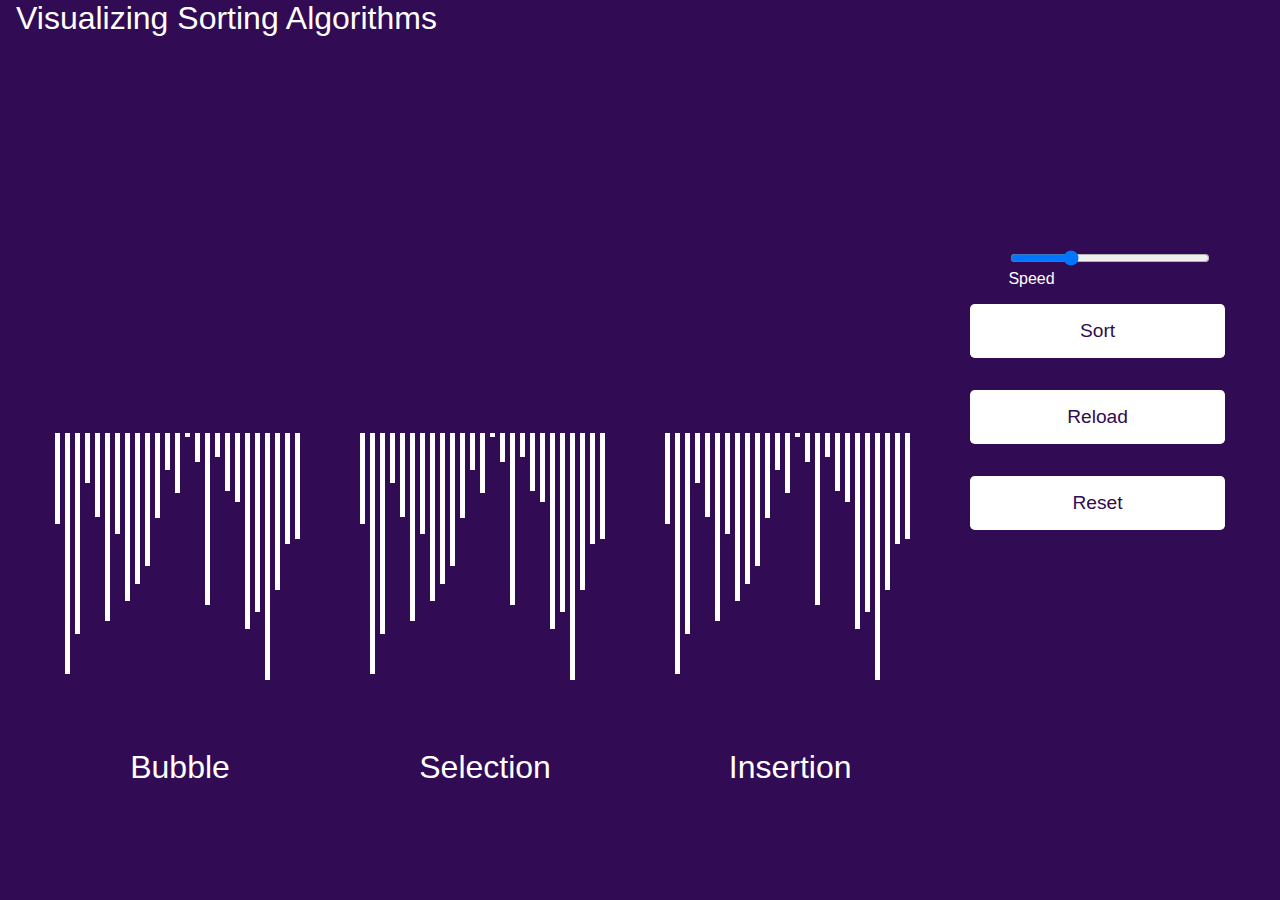
<file: index.html>
<!DOCTYPE html>
<html lang="en">

<head>
    <meta charset="UTF-8">
    <meta name="viewport" content="width=device-width, initial-scale=1.0">
    <title>Sorting Visualizer</title>
    <link href="bars.css" rel="stylesheet">
</head>

<body>
    <span class="heading">Visualizing Sorting Algorithms</span>
    <div id="container">
        <div class="v-box">
            <div class="spacer"></div>
            <div id="bubble" class="visualizer"></div>
            <span class="heading">Bubble</span>
        </div>
        <div class="v-box">
            <div class="spacer"></div>
            <div id="selection" class="visualizer"></div>
            <span class="heading">Selection</span>
        </div>
        <div class="v-box">
            <div class="spacer"></div>
            <div id="insertion" class="visualizer"></div>
            <span class="heading">Insertion</span>
        </div>
        <div class="c-box">
            <div class="speed">
                <input id="speed" type="range" name="speed" min="100" max="1500" step="100" onchange="changeSpeed()">
                <label for="speed">Speed</label>
            </div>
            <button class="sort" onclick="start()">
                Sort
            </button>
            <button class="sort" onclick="reload()">
                Reload
            </button>
            <button class="sort" onclick="reset()">
                Reset
            </button>
        </div>
    </div>

    <script src="bars.js"></script>
</body>

</html>
</file>
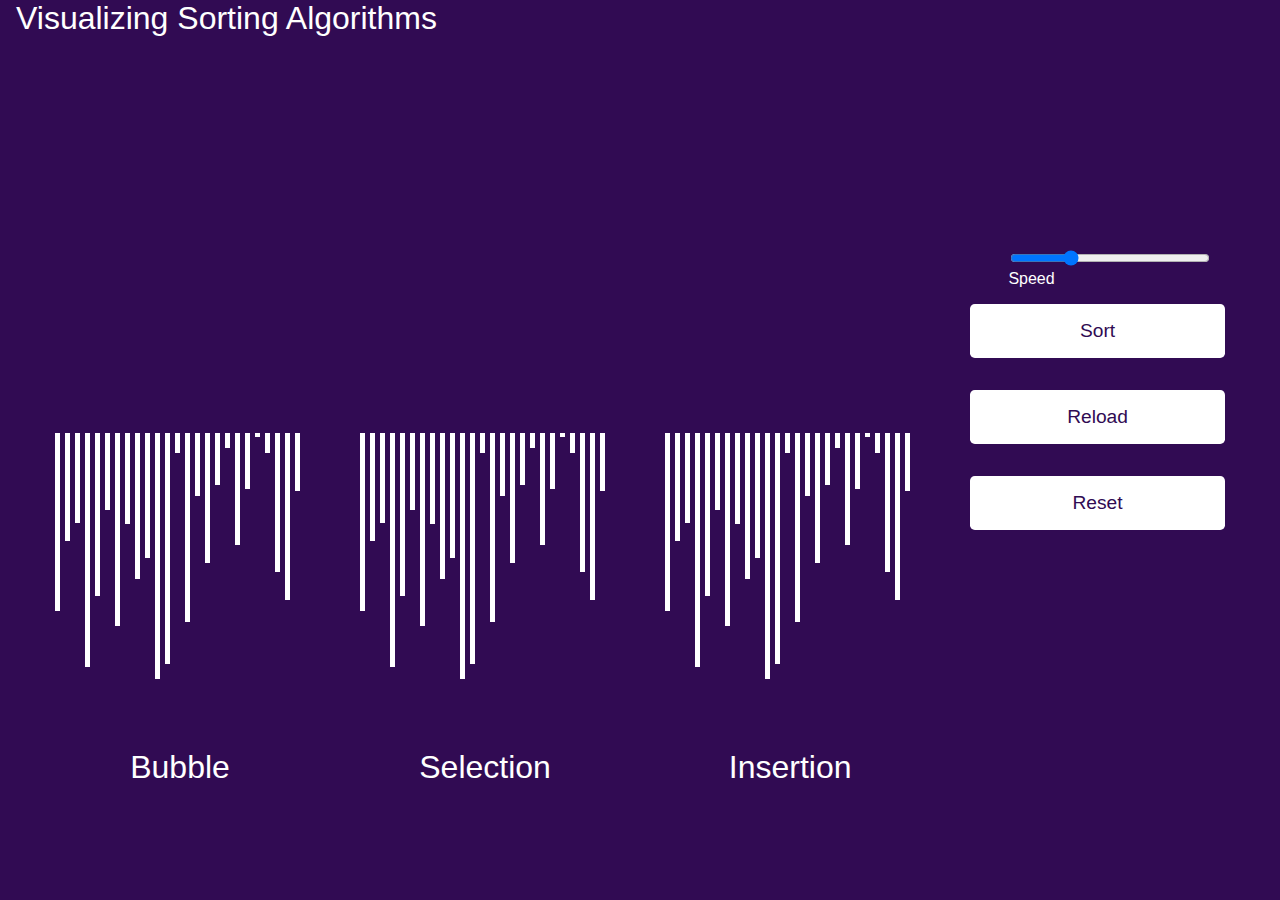
<file: bars.html>
<!DOCTYPE html>
<html lang="en">

<head>
    <meta charset="UTF-8">
    <meta name="viewport" content="width=device-width, initial-scale=1.0">
    <title>Sorting Visualizer</title>
    <link href="bars.css" rel="stylesheet">
</head>

<body>
    <span class="heading">Visualizing Sorting Algorithms</span>
    <div id="container">
        <div class="v-box">
            <div class="spacer"></div>
            <div id="bubble" class="visualizer"></div>
            <span class="heading">Bubble</span>
        </div>
        <div class="v-box">
            <div class="spacer"></div>
            <div id="selection" class="visualizer"></div>
            <span class="heading">Selection</span>
        </div>
        <div class="v-box">
            <div class="spacer"></div>
            <div id="insertion" class="visualizer"></div>
            <span class="heading">Insertion</span>
        </div>
        <div class="c-box">
            <div class="speed">
                <input id="speed" type="range" name="speed" min="100" max="1500" step="100" onchange="changeSpeed()">
                <label for="speed">Speed</label>
            </div>
            <button class="sort" onclick="start()">
                Sort
            </button>
            <button class="sort" onclick="reload()">
                Reload
            </button>
            <button class="sort" onclick="reset()">
                Reset
            </button>
        </div>
    </div>

    <script src="bars.js"></script>
</body>

</html>
</file>
<file: bars.css>
html {
    box-sizing: border-box;
}

body {
    padding: 0;
    margin: 0;
    font-family: Verdana, Geneva, Tahoma, sans-serif;
    background-color: rgb(49, 11, 83);
    color: white;
}

#container {
    height: 80vh;
    display: flex;
    justify-content: space-evenly;
    align-items: center;
}

.v-box {
    height: 90vh;
    display: flex;
    flex-direction: column;
    justify-content: space-evenly;
    align-items: center;
}

.c-box {
    height: 80vh;
    display: flex;
    flex-direction: column;
    justify-content: center;
    align-items: center;
}

.visualizer {
    position: relative;
    width: 250px;
    height: 300px;
}

.bars {
    width: 5px;
    transition: all 1000ms;
    background-color: white;
}

.sort {
    z-index: 9999;
    padding: 1rem;
    margin: 1rem;
    width: 100%;
    font-size: 1.2rem;
    background-color: rgba(255, 255, 255);
    color: rgb(48, 11, 83);
    border: none;
    border-radius: 0.3rem;
}

.speed {
    margin-left: 15%;
}

.speed input {
    width: 200px;
}

.spacer {
    flex: 1;
}

.heading {
    font-size: 2rem;
    padding: 1rem;
}
</file>
